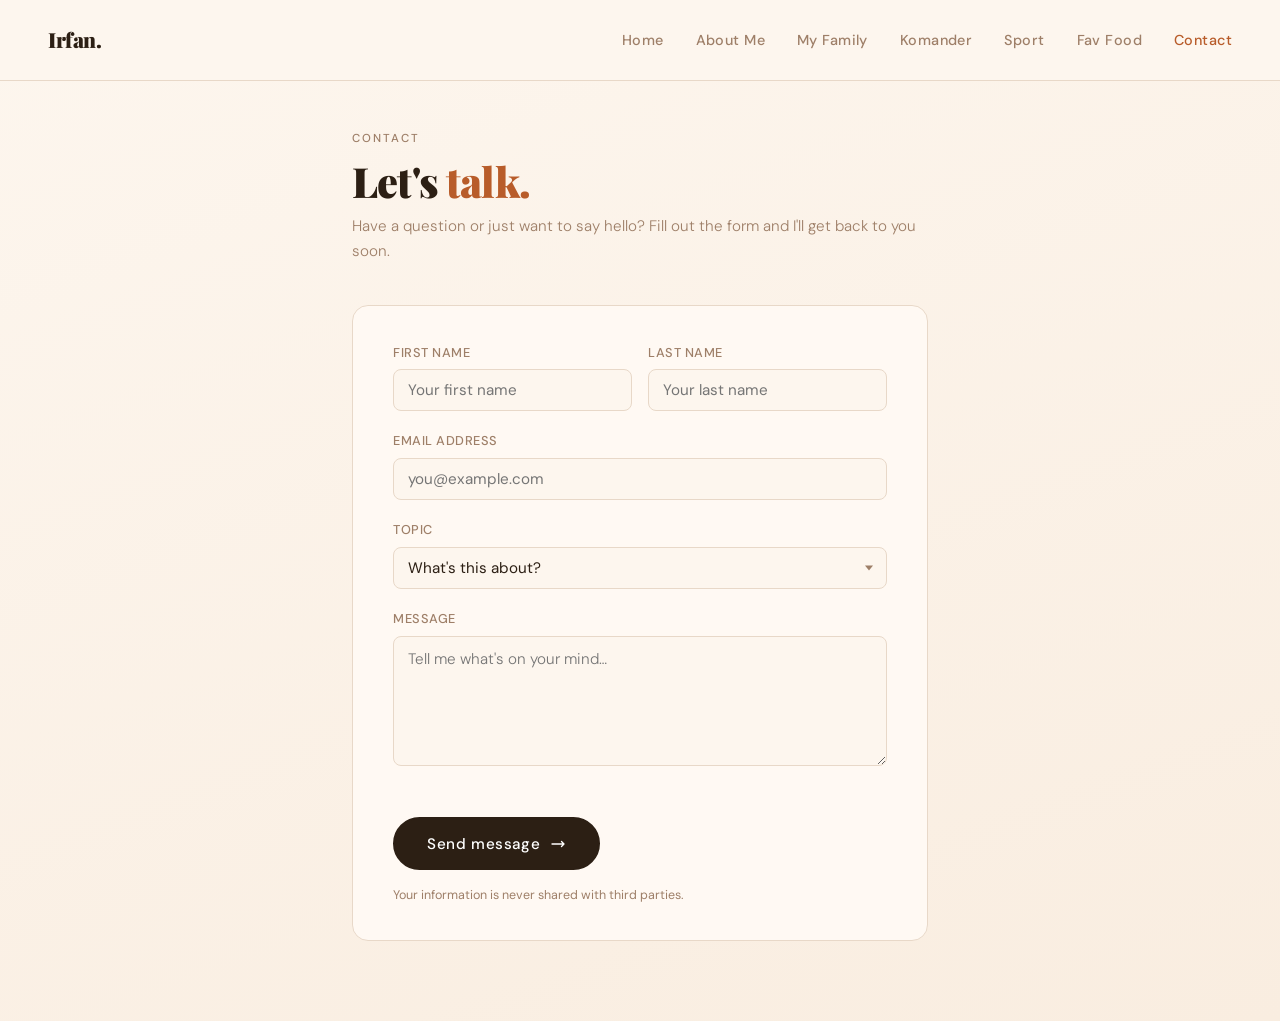
<file: contact.html>
<!DOCTYPE html>
<html lang="en">
<head>
  <meta charset="UTF-8" />
  <meta name="viewport" content="width=device-width, initial-scale=1.0" />
  <title>Contact – Irfan</title>
  <link href="https://fonts.googleapis.com/css2?family=Playfair+Display:wght@700;900&family=DM+Sans:wght@300;400;500&display=swap" rel="stylesheet" />
  <link rel="stylesheet" href="css/style.css" />
</head>
<body>

  <nav>
    <a class="logo" href="index.html">Irfan.</a>
    <ul>
      <li><a href="index.html">Home</a></li>
      <li><a href="aboutme.html">About Me</a></li>
      <li><a href="family.html">My Family</a></li>
      <li><a href="komander.html">Komander</a></li>
      <li><a href="sport.html">Sport</a></li>
      <li><a href="favfood.html">Fav Food</a></li>
      <li><a href="contact.html" class="active">Contact</a></li>
    </ul>
  </nav>

  <main class="narrow">

    <div style="animation: fadeUp 0.5s ease both;">
      <p class="section-label">Contact</p>
      <h1 class="page-title">Let's <span>talk.</span></h1>
      <p class="subtitle">Have a question or just want to say hello? Fill out the form and I'll get back to you soon.</p>
    </div>

    <div class="card">
      <form id="contactForm" novalidate>

        <div class="row">
          <div class="form-group">
            <label for="firstName">First name</label>
            <input type="text" id="firstName" name="firstName" placeholder="Your first name" required />
          </div>
          <div class="form-group">
            <label for="lastName">Last name</label>
            <input type="text" id="lastName" name="lastName" placeholder="Your last name" required />
          </div>
        </div>

        <div class="form-group">
          <label for="email">Email address</label>
          <input type="email" id="email" name="email" placeholder="you@example.com" required />
        </div>

        <div class="form-group">
          <label for="subject">Topic</label>
          <div class="select-wrapper">
            <select id="subject" name="subject" required>
              <option value="" disabled selected>What's this about?</option>
              <option value="project">Project / collaboration</option>
              <option value="job">Job opportunity</option>
              <option value="feedback">Feedback</option>
              <option value="other">Something else</option>
            </select>
          </div>
        </div>

        <div class="form-group">
          <label for="message">Message</label>
          <textarea id="message" name="message" placeholder="Tell me what's on your mind…" required></textarea>
        </div>

        <button type="submit" class="submit-btn">
          Send message
          <svg xmlns="http://www.w3.org/2000/svg" fill="none" viewBox="0 0 24 24" stroke="currentColor" stroke-width="2">
            <path stroke-linecap="round" stroke-linejoin="round" d="M17.25 8.25L21 12m0 0l-3.75 3.75M21 12H3"/>
          </svg>
        </button>

        <p class="footer-note">Your information is never shared with third parties.</p>
      </form>

      <div class="success-msg" id="successMsg">
        <div class="success-icon">
          <svg viewBox="0 0 24 24" fill="none" stroke-width="2" stroke-linecap="round" stroke-linejoin="round">
            <polyline points="20 6 9 17 4 12"></polyline>
          </svg>
        </div>
        <h2>Message sent!</h2>
        <p>Thanks for reaching out, I'll be in touch soon.</p>
      </div>
    </div>

  </main>

  <script>
    document.getElementById('contactForm').addEventListener('submit', function(e) {
      e.preventDefault();
      if (!e.target.checkValidity()) { e.target.reportValidity(); return; }
      e.target.style.display = 'none';
      document.getElementById('successMsg').style.display = 'block';
    });
  </script>

</body>
</html>
</file>
<file: css/style.css>
/* ============================================================
   style.css — Universal stylesheet for Irfan's Personal Website
   Pages: index · aboutme · contact · family · favfood · komander · sport
   ============================================================ */

/* ── RESET ── */
*, *::before, *::after {
  box-sizing: border-box;
  margin: 0;
  padding: 0;
}

/* ── DESIGN TOKENS ── */
:root {
  --bg:           #fdf6ee;
  --bg-alt:       #f9ede0;
  --ink:          #2c1f14;
  --ink-dark:     #1C1C1E;
  --accent:       #b85c2a;
  --accent-hover: #d4815f;
  --muted:        #9e7f68;
  --muted-alt:    #6B6B6B;
  --card:         #fff9f3;
  --card-alt:     #FFFFFF;
  --border:       #e8d8c8;
  --border-alt:   #E0DDD8;
  --cream:        #FAF8F4;

  /* Dark sections */
  --dark-bg:     #1C1C1E;
  --dark-border: rgba(255, 255, 255, 0.08);
  --dark-text:   rgba(255, 255, 255, 0.55);
}

/* ── BASE ── */
html { scroll-behavior: smooth; }

body {
  background: linear-gradient(160deg, var(--bg) 0%, var(--bg-alt) 100%);
  color: var(--ink);
  font-family: 'DM Sans', 'Inter', sans-serif;
  font-size: 16px;
  line-height: 1.7;
  min-height: 100vh;
}

a { text-decoration: none; color: inherit; }
img { display: block; max-width: 100%; }

/* ── TYPOGRAPHY ── */
h1, h2, h3 {
  font-family: 'Playfair Display', serif;
  line-height: 1.15;
  color: var(--ink);
}

h1 { font-size: clamp(2rem, 5vw, 3.4rem); font-weight: 900; letter-spacing: -0.03em; }
h2 { font-size: 2.4rem; font-weight: 700; }
h3 { font-size: 1.2rem; font-weight: 600; }

/* ── ANIMATIONS ── */
@keyframes fadeUp {
  from { opacity: 0; transform: translateY(22px); }
  to   { opacity: 1; transform: translateY(0); }
}

/* ============================================================
   NAV
   ============================================================ */
nav {
  display: flex;
  justify-content: space-between;
  align-items: center;
  padding: 1.4rem 3rem;
  border-bottom: 1px solid var(--border);
  background: var(--bg);
  position: sticky;
  top: 0;
  z-index: 100;
}

/* family.html & sport.html use body max-width; nav needs full-bleed override */
nav.full-bleed {
  max-width: 100vw;
  margin: -32px -24px 32px;
}

nav .logo {
  font-family: 'Playfair Display', serif;
  font-size: 1.3rem;
  font-weight: 900;
  color: var(--ink);
  letter-spacing: -0.02em;
  text-decoration: none;
}

nav ul { list-style: none; display: flex; gap: 2rem; }

nav ul li a {
  font-family: 'DM Sans', sans-serif;
  font-size: 0.9rem;
  font-weight: 500;
  color: var(--muted);
  letter-spacing: 0.03em;
  transition: color 0.2s;
}

nav ul li a:hover,
nav ul li a.active { color: var(--accent); }

/* ── SECTION LABEL ── */
.section-label {
  font-size: 0.72rem;
  font-weight: 500;
  letter-spacing: 0.18em;
  text-transform: uppercase;
  color: var(--muted);
  margin-bottom: 0.6rem;
}

/* ── MAIN WRAPPERS ── */
main {
  max-width: 1000px;
  margin: 0 auto;
  padding: 3rem 2rem 5rem;
  display: flex;
  flex-direction: column;
  gap: 2.5rem;
}

main.narrow { max-width: 640px; }

/* ── SECTIONS (general) ── */
section { padding: 5rem 3rem; }

/* ── PAGE TITLE (contact & gallery) ── */
.page-title {
  font-family: 'Playfair Display', serif;
  font-size: clamp(1.8rem, 4vw, 2.6rem);
  font-weight: 900;
  letter-spacing: -0.02em;
  color: var(--ink);
  line-height: 1.1;
}

.page-title span { color: var(--accent); }

.subtitle {
  margin-top: 0.6rem;
  font-size: 0.95rem;
  color: var(--muted);
  font-weight: 300;
  line-height: 1.7;
}

/* ── FOOTER ── */
footer {
  padding: 2rem 3rem;
  border-top: 1px solid var(--border);
  text-align: center;
  font-size: 0.8rem;
  color: var(--muted);
}

/* ============================================================
   INDEX PAGE
   ============================================================ */

/* Hero Card */
.hero-card {
  border: 1px solid var(--border);
  border-radius: 16px;
  overflow: hidden;
  animation: fadeUp 0.6s ease both;
  position: relative;
  width: 100%;
  aspect-ratio: 16 / 7;
  min-height: 280px;
  background: #222;
}

.hero-card img.hero-img {
  position: absolute;
  inset: 0;
  width: 100%;
  height: 100%;
  object-fit: cover;
  object-position: center top;
}

.hero-card::after {
  content: '';
  position: absolute;
  inset: 0;
  background: linear-gradient(135deg, rgba(0,0,0,0.55) 0%, rgba(0,0,0,0.1) 60%, transparent 100%);
  pointer-events: none;
}

.hero-text {
  position: absolute;
  top: 2rem;
  left: 2.2rem;
  z-index: 2;
}

.hero-text .greeting {
  font-family: 'DM Sans', sans-serif;
  font-size: 1rem;
  font-weight: 400;
  color: rgba(255,255,255,0.75);
  margin-bottom: 0.3rem;
}

.hero-text h1 span { color: #f7a07a; }

.hero-text .made-by {
  margin-top: 0.9rem;
  display: inline-flex;
  align-items: center;
  gap: 0.5rem;
  font-size: 0.78rem;
  color: rgba(255,255,255,0.55);
  letter-spacing: 0.06em;
}

.hero-text .made-by::before {
  content: '';
  display: inline-block;
  width: 20px;
  height: 1px;
  background: rgba(255,255,255,0.4);
}

/* Essay Card */
.essay-card {
  background: var(--card);
  border: 1px solid var(--border);
  border-radius: 16px;
  padding: 2.5rem 3rem;
  animation: fadeUp 0.6s 0.15s ease both;
}

.essay-card h2 { font-size: 1.6rem; letter-spacing: -0.02em; margin-bottom: 1rem; }

.essay-card p {
  font-size: 1rem;
  line-height: 1.8;
  color: #4a4540;
  font-weight: 300;
}

.essay-card p + p { margin-top: 1rem; }

/* CTA Button */
.cta-wrap {
  display: flex;
  justify-content: center;
  animation: fadeUp 0.6s 0.28s ease both;
}

.cta-btn {
  display: inline-flex;
  align-items: center;
  gap: 0.7rem;
  background: var(--ink);
  color: #fff;
  font-family: 'DM Sans', sans-serif;
  font-size: 0.95rem;
  font-weight: 500;
  letter-spacing: 0.04em;
  padding: 1rem 2.2rem;
  border-radius: 50px;
  border: 2px solid var(--ink);
  transition: background 0.22s, color 0.22s, border-color 0.22s, transform 0.18s;
  cursor: pointer;
}

.cta-btn:hover {
  background: var(--accent);
  border-color: var(--accent);
  transform: translateY(-2px);
}

.cta-btn svg { width: 18px; height: 18px; transition: transform 0.2s; }
.cta-btn:hover svg { transform: translateX(3px); }

/* ============================================================
   ABOUT ME PAGE
   ============================================================ */

/* Photo Slider */
.slider-section {
  position: relative;
  width: 100%;
  height: 480px;
  overflow: hidden;
  background: var(--dark-bg);
}

.slides {
  display: flex;
  width: 500%;
  height: 100%;
  transition: transform 0.6s cubic-bezier(.77,0,.18,1);
}

.slide {
  width: 20%;
  height: 100%;
  display: flex;
  align-items: stretch;
}

.slide img {
  width: auto;
  max-width: 75%;
  height: 100%;
  object-fit: contain;
  flex-shrink: 0;
  position: relative;
  z-index: 1;
}

.slide-bg {
  position: absolute;
  inset: 0;
  background-size: cover;
  background-position: center;
  filter: blur(18px) brightness(0.45);
  transform: scale(1.1);
  z-index: 0;
}

.slide-caption {
  position: relative;
  z-index: 2;
  flex: 1;
  display: flex;
  flex-direction: column;
  justify-content: center;
  padding: 2.5rem 2.5rem 2.5rem 2rem;
  background: rgba(28, 28, 30, 0.75);
  backdrop-filter: blur(6px);
  border-left: 1px solid var(--dark-border);
}

.slide-caption-label {
  font-size: 0.68rem;
  font-weight: 500;
  letter-spacing: 0.2em;
  text-transform: uppercase;
  color: var(--accent);
  margin-bottom: 0.6rem;
}

.slide-caption-title {
  font-family: 'Playfair Display', serif;
  font-size: 1.4rem;
  font-weight: 600;
  color: #fff;
  line-height: 1.25;
  margin-bottom: 0.85rem;
}

.slide-caption-desc {
  font-size: 0.875rem;
  color: var(--dark-text);
  line-height: 1.7;
}

/* Slider Dots */
.slider-dots {
  position: absolute;
  bottom: 1.25rem;
  right: 2rem;
  display: flex;
  gap: 0.5rem;
}

.dot {
  width: 8px; height: 8px;
  border-radius: 50%;
  background: rgba(255,255,255,0.3);
  cursor: pointer;
  transition: background 0.3s, transform 0.3s;
  border: none;
}

.dot.active { background: var(--accent); transform: scale(1.3); }

/* Slider Arrows */
.arrow {
  position: absolute;
  top: 50%;
  transform: translateY(-50%);
  background: rgba(255,255,255,0.08);
  border: 1px solid rgba(255,255,255,0.15);
  color: #fff;
  width: 44px; height: 44px;
  border-radius: 50%;
  cursor: pointer;
  font-size: 1.1rem;
  display: flex;
  align-items: center;
  justify-content: center;
  transition: background 0.2s;
  z-index: 10;
}

.arrow:hover { background: rgba(255,255,255,0.18); }
.arrow.prev { left: 1.5rem; }
.arrow.next { right: 1.5rem; }

/* Corner Bracket Frame */
.slider-frame {
  position: absolute;
  inset: 0;
  pointer-events: none;
  z-index: 20;
}

.slider-frame::before,
.slider-frame::after,
.slider-frame .br,
.slider-frame .bl {
  content: '';
  position: absolute;
  width: 36px;
  height: 36px;
  border-color: var(--accent);
  border-style: solid;
}

.slider-frame::before { top: 16px; left: 16px;    border-width: 3px 0 0 3px; }
.slider-frame::after  { top: 16px; right: 16px;   border-width: 3px 3px 0 0; }
.slider-frame .bl     { bottom: 16px; left: 16px;  border-width: 0 0 3px 3px; }
.slider-frame .br     { bottom: 16px; right: 16px; border-width: 0 3px 3px 0; }

/* About Grid */
.about-grid {
  display: grid;
  grid-template-columns: 1fr 1.6fr;
  gap: 4rem;
  align-items: start;
  max-width: 1100px;
  margin: 0 auto;
}

.about-left { padding-top: 0.5rem; }
.about-left h2 { margin-bottom: 1rem; }

.about-left p {
  color: var(--muted-alt);
  font-size: 0.95rem;
  margin-bottom: 1.2rem;
}

.tag-row { display: flex; flex-wrap: wrap; gap: 0.5rem; margin-top: 1.5rem; }

.tag {
  padding: 0.3rem 0.85rem;
  border: 1px solid var(--border-alt);
  border-radius: 999px;
  font-size: 0.78rem;
  color: var(--muted-alt);
  letter-spacing: 0.03em;
}

.about-right {
  background: var(--card-alt);
  border: 1px solid var(--border-alt);
  border-radius: 12px;
  padding: 2.5rem;
}

.info-row {
  display: flex;
  justify-content: space-between;
  padding: 0.85rem 0;
  border-bottom: 1px solid var(--border-alt);
  font-size: 0.9rem;
}

.info-row:last-child { border-bottom: none; }
.info-row span:first-child { color: var(--muted-alt); font-weight: 400; }
.info-row span:last-child  { color: var(--ink-dark);  font-weight: 500; }

/* Achievement Section */
.achievement-section { background: var(--ink-dark); color: #fff; }

.achievement-section .section-label,
.achievement-section h2 { color: #fff; }

.achievement-section > .section-label { color: var(--accent); }

.achievement-grid {
  display: grid;
  grid-template-columns: 1fr 1fr;
  gap: 1.5rem;
  max-width: 1100px;
  margin: 2.5rem auto 0;
}

.ach-card {
  background: rgba(255,255,255,0.05);
  border: 1px solid var(--dark-border);
  border-radius: 14px;
  overflow: hidden;
  transition: background 0.25s, transform 0.25s;
}

.ach-card:hover { background: rgba(255,255,255,0.09); transform: translateY(-4px); }

.ach-photo { width: 100%; height: 220px; object-fit: cover; }

.ach-body { padding: 1.8rem; }

.ach-year {
  font-size: 0.72rem;
  letter-spacing: 0.15em;
  text-transform: uppercase;
  color: var(--accent);
  margin-bottom: 0.5rem;
}

.ach-title {
  font-family: 'Playfair Display', serif;
  font-size: 1.2rem;
  font-weight: 600;
  margin-bottom: 0.5rem;
  color: #fff;
}

.ach-desc { font-size: 0.88rem; color: var(--dark-text); line-height: 1.6; }

/* Video Section */
.video-section { background: var(--cream); }

.video-inner {
  max-width: 860px;
  margin: 0 auto;
  text-align: center;
}

.video-inner h2 { margin-bottom: 0.5rem; }

.video-inner > p {
  color: var(--muted-alt);
  margin-bottom: 2.5rem;
  font-size: 0.95rem;
}

.video-frame {
  width: 100%;
  aspect-ratio: 16 / 9;
  border-radius: 14px;
  overflow: hidden;
  border: 1px solid var(--border-alt);
  background: var(--ink-dark);
  display: flex;
  align-items: center;
  justify-content: center;
  position: relative;
}

.video-frame iframe {
  width: 100%;
  height: 100%;
  border: none;
  display: block;
}

.video-placeholder {
  display: flex;
  flex-direction: column;
  align-items: center;
  gap: 1rem;
  color: rgba(255,255,255,0.4);
}

.video-placeholder p {
  font-size: 0.82rem;
  letter-spacing: 0.1em;
  text-transform: uppercase;
  color: rgba(255,255,255,0.3);
  margin: 0;
}

/* ============================================================
   CONTACT PAGE
   ============================================================ */
.card {
  background: var(--card);
  border: 1px solid var(--border);
  border-radius: 16px;
  padding: 2.2rem 2.5rem;
  animation: fadeUp 0.6s ease both;
}

.form-group { margin-bottom: 1.2rem; }

label {
  display: block;
  font-size: 0.8rem;
  font-weight: 500;
  letter-spacing: 0.04em;
  color: var(--muted);
  margin-bottom: 6px;
  text-transform: uppercase;
}

input[type="text"],
input[type="email"],
select,
textarea {
  width: 100%;
  padding: 10px 14px;
  font-family: 'DM Sans', sans-serif;
  font-size: 0.95rem;
  color: var(--ink);
  background: var(--bg);
  border: 1px solid var(--border);
  border-radius: 8px;
  outline: none;
  transition: border-color 0.2s, box-shadow 0.2s;
  appearance: none;
  -webkit-appearance: none;
}

input:focus, select:focus, textarea:focus {
  background: #fff;
  border-color: var(--accent);
  box-shadow: 0 0 0 3px rgba(184,92,42,0.12);
}

textarea {
  resize: vertical;
  min-height: 130px;
  line-height: 1.7;
  font-weight: 300;
}

.select-wrapper { position: relative; }

.select-wrapper::after {
  content: '';
  position: absolute;
  right: 14px;
  top: 50%;
  transform: translateY(-50%);
  width: 0; height: 0;
  border-left: 4px solid transparent;
  border-right: 4px solid transparent;
  border-top: 5px solid var(--muted);
  pointer-events: none;
}

select { cursor: pointer; padding-right: 36px; }

.row { display: grid; grid-template-columns: 1fr 1fr; gap: 1rem; }

.submit-btn {
  display: inline-flex;
  align-items: center;
  gap: 0.6rem;
  margin-top: 1.5rem;
  padding: 0.9rem 2rem;
  font-family: 'DM Sans', sans-serif;
  font-size: 0.95rem;
  font-weight: 500;
  letter-spacing: 0.04em;
  color: #fff;
  background: var(--ink);
  border: 2px solid var(--ink);
  border-radius: 50px;
  cursor: pointer;
  transition: background 0.22s, border-color 0.22s, transform 0.18s;
}

.submit-btn:hover {
  background: var(--accent);
  border-color: var(--accent);
  transform: translateY(-2px);
}

.submit-btn svg { width: 16px; height: 16px; transition: transform 0.2s; }
.submit-btn:hover svg { transform: translateX(3px); }

.footer-note {
  margin-top: 1rem;
  font-size: 0.78rem;
  color: var(--muted);
  line-height: 1.5;
}

/* Success Message */
.success-msg {
  display: none;
  text-align: center;
  padding: 2.5rem 1.5rem;
}

.success-icon {
  width: 52px; height: 52px;
  border-radius: 50%;
  background: #f7ede3;
  border: 1px solid var(--border);
  display: flex;
  align-items: center;
  justify-content: center;
  margin: 0 auto 1.2rem;
}

.success-icon svg { width: 22px; height: 22px; stroke: var(--accent); }

.success-msg h2 {
  font-family: 'Playfair Display', serif;
  font-size: 1.4rem;
  font-weight: 700;
  color: var(--ink);
  margin-bottom: 0.4rem;
}

.success-msg p { font-size: 0.9rem; color: var(--muted); font-weight: 300; }

/* ============================================================
   FAMILY PAGE
   ============================================================ */

/* Page uses body max-width: 900px; padding: 32px 24px 60px */
.family-body {
  max-width: 900px;
  margin: 0 auto;
  padding: 32px 24px 60px;
}

.page-h1 {
  font-family: 'Playfair Display', serif;
  font-size: 2rem;
  font-weight: 700;
  letter-spacing: -0.02em;
  margin-bottom: 28px;
  color: var(--ink);
  border-bottom: 2px solid var(--border);
  padding-bottom: 10px;
  display: inline-block;
}

/* Album Grid */
.album-grid {
  display: grid;
  grid-template-columns: 1fr 1fr;
  gap: 10px;
  border-radius: 14px;
  overflow: hidden;
  margin-bottom: 28px;
  box-shadow: 0 4px 18px rgba(0,0,0,0.12);
}

.album-cell { height: 200px; overflow: hidden; }
.album-cell.wide { grid-column: span 2; height: 200px; }

.album-cell img {
  width: 100%;
  height: 100%;
  object-fit: cover;
  display: block;
  transition: transform 0.35s ease;
}

.album-cell:hover img { transform: scale(1.04); }

/* Family Banner */
.family-banner {
  text-align: center;
  margin-bottom: 36px;
  padding: 22px 32px;
  border: 3px solid var(--border);
  border-radius: 14px;
  background: var(--card);
  box-shadow: inset 0 0 0 6px var(--bg), 0 0 0 9px var(--border);
}

.family-banner h2 {
  font-family: 'Playfair Display', serif;
  font-size: 2.6rem;
  font-weight: 700;
  color: var(--ink);
  letter-spacing: 0.04em;
  font-style: italic;
}

/* Card Rows */
.card-row {
  display: grid;
  grid-template-columns: repeat(3, 1fr);
  gap: 18px;
  margin-bottom: 28px;
}

/* Photo Card */
.photo-card {
  border-radius: 14px;
  overflow: hidden;
  background: var(--card);
  box-shadow: 0 2px 10px rgba(0,0,0,0.07);
  cursor: pointer;
  transition: transform 0.2s, box-shadow 0.2s;
  border: 1px solid var(--border);
}

.photo-card:hover {
  transform: translateY(-4px);
  box-shadow: 0 6px 20px rgba(44,31,20,0.12);
}

.photo-card-img {
  width: 100%;
  height: 160px;
  background: linear-gradient(145deg, var(--bg-alt), #e8d0bb);
  display: flex;
  align-items: center;
  justify-content: center;
  position: relative;
  overflow: hidden;
}

.photo-card-img img {
  position: absolute;
  width: 100%; height: 100%;
  object-fit: cover;
}

.photo-card-label {
  padding: 10px 14px 12px;
  font-size: 0.82rem;
  font-weight: 500;
  letter-spacing: 0.04em;
  color: var(--muted);
  text-transform: uppercase;
  background: var(--card);
  border-top: 1px solid var(--border);
}

/* Text Card */
.text-card {
  border-radius: 14px;
  background: var(--card);
  box-shadow: 0 2px 10px rgba(0,0,0,0.07);
  border: 1px solid var(--border);
  padding: 20px 18px;
  display: flex;
  flex-direction: column;
  transition: transform 0.2s, box-shadow 0.2s;
}

.text-card:hover {
  transform: translateY(-4px);
  box-shadow: 0 6px 20px rgba(44,31,20,0.12);
}

.text-card h3 {
  font-family: 'Playfair Display', serif;
  font-size: 1rem;
  font-weight: 700;
  color: var(--ink);
  margin-bottom: 12px;
  border-bottom: 1px solid var(--border);
  padding-bottom: 8px;
}

.info-list {
  list-style: none;
  display: flex;
  flex-direction: column;
}

.info-list li {
  display: flex;
  justify-content: space-between;
  align-items: baseline;
  padding: 6px 0;
  border-bottom: 1px solid var(--border);
  font-size: 0.82rem;
  gap: 8px;
}

.info-list li:last-child { border-bottom: none; }
.info-list .label { color: var(--muted); font-weight: 400; white-space: nowrap; flex-shrink: 0; }
.info-list .value { color: var(--ink); font-weight: 500; text-align: right; }

/* ============================================================
   FAV FOOD PAGE
   ============================================================ */
.food-header {
  text-align: center;
  padding: 3rem 1rem 1.5rem;
}

.food-header h1 {
  font-family: 'Playfair Display', serif;
  font-size: 2.8rem;
  color: var(--accent);
  letter-spacing: 2px;
}

.food-header p {
  font-size: 1rem;
  color: var(--muted);
  margin-top: 6px;
  font-weight: 300;
}

.food-section {
  display: flex;
  align-items: stretch;
  gap: 24px;
  margin-bottom: 40px;
  background: var(--card);
  border: 1px solid var(--border);
  border-radius: 16px;
  overflow: hidden;
  max-width: 860px;
  margin-left: auto;
  margin-right: auto;
}

.food-photo {
  flex: 0 0 260px;
  min-height: 220px;
  background-color: var(--bg-alt);
  display: flex;
  align-items: center;
  justify-content: center;
  overflow: hidden;
}

.food-photo img {
  width: 100%;
  height: 100%;
  object-fit: cover;
  display: block;
}

.food-essay {
  flex: 1;
  padding: 28px 30px;
  display: flex;
  flex-direction: column;
  justify-content: center;
}

.food-essay h2 {
  font-family: 'Playfair Display', serif;
  font-size: 1.5rem;
  color: var(--accent);
  margin-bottom: 12px;
}

.food-essay p {
  font-size: 0.97rem;
  line-height: 1.75;
  color: var(--ink);
  font-weight: 300;
}

.food-section.reverse { flex-direction: row-reverse; }

/* ============================================================
   KOMANDER (GALLERY) PAGE
   ============================================================ */
.gallery-main {
  max-width: 960px;
  margin: 0 auto;
  padding: 3rem 2rem 5rem;
}

.page-heading {
  font-family: 'Playfair Display', serif;
  font-size: clamp(1.8rem, 4vw, 2.6rem);
  font-weight: 900;
  letter-spacing: -0.02em;
  color: var(--ink);
  margin-bottom: 0.4rem;
}

.page-heading span { color: var(--accent); }

.page-subheading {
  font-size: 0.95rem;
  color: var(--muted);
  font-weight: 300;
  margin-bottom: 2.8rem;
}

/* Gallery Rows */
.gallery-row {
  display: grid;
  gap: 20px;
  margin-bottom: 24px;
  align-items: stretch;
}

.row-photo-left  { grid-template-columns: 1fr 2fr; }
.row-photo-right { grid-template-columns: 2fr 1fr; }

/* Photo Block */
.photo-block {
  border-radius: 14px;
  overflow: hidden;
  background: linear-gradient(145deg, var(--bg-alt), var(--border));
  min-height: 220px;
  display: flex;
  align-items: center;
  justify-content: center;
  position: relative;
  cursor: pointer;
  box-shadow: 0 3px 12px rgba(0,0,0,0.07);
  border: 1px solid var(--border);
  transition: transform 0.2s, box-shadow 0.2s;
}

.photo-block:hover {
  transform: translateY(-3px);
  box-shadow: 0 8px 22px rgba(0,0,0,0.12);
}

.photo-block img {
  position: absolute;
  inset: 0;
  width: 100%;
  height: 100%;
  object-fit: cover;
  border-radius: 14px;
}

/* Essay Block */
.essay-block {
  border-radius: 14px;
  background: var(--card);
  border: 1px solid var(--border);
  padding: 28px 30px;
  display: flex;
  flex-direction: column;
  justify-content: center;
  gap: 12px;
  transition: transform 0.2s, box-shadow 0.2s;
}

.essay-block:hover {
  transform: translateY(-3px);
  box-shadow: 0 8px 22px rgba(0,0,0,0.09);
}

.essay-block h2 {
  font-family: 'Playfair Display', serif;
  font-size: 1.15rem;
  font-weight: 700;
  color: var(--ink);
  border-bottom: 1px solid var(--border);
  padding-bottom: 10px;
  margin: 0;
}

.essay-block p {
  font-family: 'DM Sans', sans-serif;
  font-size: 0.92rem;
  color: var(--muted-alt);
  line-height: 1.75;
  font-weight: 300;
  margin: 0;
}

/* Komander Video Section */
.komander-video-section {
  background: var(--cream);
  margin-top: 52px;
  padding: 4rem 3rem;
  border-radius: 16px;
  border: 1px solid var(--border);
}

/* ============================================================
   SPORT PAGE
   ============================================================ */
.sport-body {
  max-width: 900px;
  margin: 0 auto;
  padding: 32px 24px 60px;
}

/* Shared photo/essay boxes */
.photo-box {
  border-radius: 14px;
  overflow: hidden;
  border: 1px solid var(--border);
  background: linear-gradient(145deg, var(--bg-alt), #e8d0bb);
}

.photo-box img {
  width: 100%;
  height: 100%;
  object-fit: cover;
  display: block;
}

.essay-box {
  border-radius: 14px;
  border: 1px solid var(--border);
  background: var(--card);
  padding: 24px 28px;
  display: flex;
  flex-direction: column;
  justify-content: center;
}

.essay-box h2 {
  font-family: 'Playfair Display', serif;
  font-size: 1.1rem;
  font-weight: 700;
  color: var(--ink);
  margin-bottom: 10px;
  padding-bottom: 8px;
  border-bottom: 1px solid var(--border);
}

.essay-box p {
  font-size: 0.9rem;
  color: var(--muted);
  line-height: 1.75;
  font-weight: 300;
}

/* Sport layout rows */
.sport-row {
  display: grid;
  gap: 16px;
  margin-bottom: 16px;
  height: 200px;
}

.sport-row-1 { grid-template-columns: 1fr 2fr; }
.sport-row-2 { grid-template-columns: 2fr 1fr; }
.sport-row-4 { grid-template-columns: 1fr 2fr; }

.sport-row-3 {
  display: flex;
  justify-content: center;
  margin-bottom: 16px;
}

.sport-row-3 .photo-box {
  width: 55%;
  height: 200px;
}

/* Video box */
.video-box {
  border-radius: 14px;
  overflow: hidden;
  border: 1px solid var(--border);
  background: var(--dark-bg);
  width: 100%;
  aspect-ratio: 16 / 9;
  margin-bottom: 16px;
}

.video-box video,
.video-box iframe {
  width: 100%;
  height: 100%;
  border: none;
  display: block;
  object-fit: cover;
}

/* ============================================================
   RESPONSIVE
   ============================================================ */
@media (max-width: 768px) {
  nav { padding: 1rem 1.5rem; }
  nav ul { gap: 1rem; }
  section { padding: 3.5rem 1.5rem; }
  h2 { font-size: 1.9rem; }

  .about-grid { grid-template-columns: 1fr; gap: 2rem; }
  .achievement-grid { grid-template-columns: 1fr; }

  .slider-section { height: 300px; }
  .slide { flex-direction: column; }
  .slide img { max-width: 100%; height: 60%; }
  .slide-caption {
    height: 40%;
    border-left: none;
    border-top: 1px solid var(--dark-border);
    padding: 1.2rem 1.5rem;
  }
  .slide-caption-title { font-size: 1.1rem; }

  .komander-video-section { padding: 2.5rem 1.5rem; }
}

@media (max-width: 640px) {
  nav { padding: 1rem 1.2rem; }
  nav ul { gap: 1rem; }
  main { padding: 2rem 1rem 4rem; }

  .hero-card { aspect-ratio: 4 / 3; min-height: 220px; }
  .hero-text { top: 1.2rem; left: 1.4rem; }

  .essay-card { padding: 2rem 1.5rem; }
  .card { padding: 1.6rem 1.4rem; }
  .row { grid-template-columns: 1fr; }
}

@media (max-width: 600px) {
  /* Family */
  .card-row { grid-template-columns: 1fr 1fr; }
  .card-row .photo-card:first-child,
  .card-row .text-card:first-child { grid-column: span 2; }
  .family-banner h2 { font-size: 1.9rem; }
  .album-cell { height: 140px; }

  /* Fav Food */
  .food-section,
  .food-section.reverse { flex-direction: column; }
  .food-photo { flex: none; width: 100%; min-height: 200px; }
  .food-essay { padding: 1.6rem 1.4rem; }

  /* Sport */
  .sport-row-1,
  .sport-row-2,
  .sport-row-4 { grid-template-columns: 1fr; height: auto; }
  .sport-row-1 .photo-box,
  .sport-row-2 .photo-box,
  .sport-row-4 .photo-box { height: 180px; }
  .sport-row-3 .photo-box { width: 85%; }
}

@media (max-width: 580px) {
  /* Komander gallery */
  .row-photo-left,
  .row-photo-right { grid-template-columns: 1fr; }
  .row-photo-right .essay-block { order: 2; }
  .row-photo-right .photo-block { order: 1; }
  .photo-block { min-height: 240px; }
}
</file>
